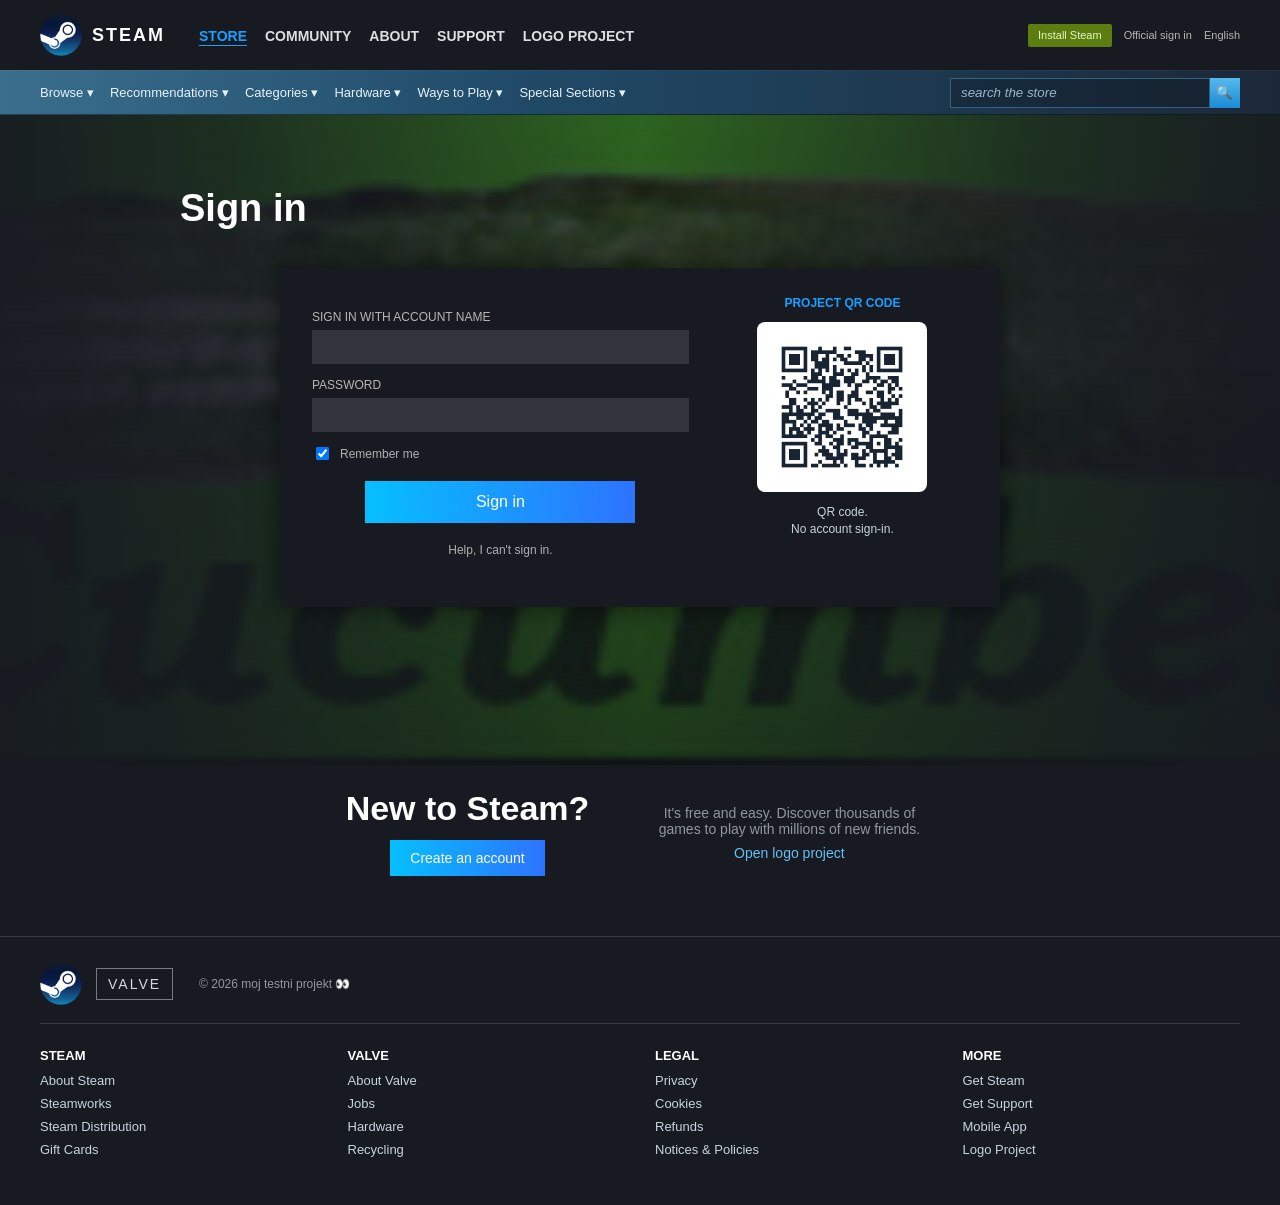
<file: index.html>
<!DOCTYPE html>
<html lang="en">
<head>
    <meta charset="UTF-8">
    <meta name="viewport" content="width=device-width, initial-scale=1.0">
    <title>Steam - Sign In Preview</title>
    <link rel="stylesheet" href="style.css">
</head>
<body>
<div id="glava">
    <div id="zgornji" class="sirina">
        <a id="logo" href="index.html"><img src="images/steam.png" alt="Steam logo"> STEAM</a>
        <div id="meni">
            <a class="aktiven" href="https://store.steampowered.com/">STORE</a>
            <a href="https://steamcommunity.com/">COMMUNITY</a>
            <a href="https://store.steampowered.com/about/">ABOUT</a>
            <a href="https://help.steampowered.com/">SUPPORT</a>
            <a href="logo.html">LOGO PROJECT</a>
        </div>
        <div id="racun">
            <a id="namesti" href="https://store.steampowered.com/about/">Install Steam</a>
            <a href="https://store.steampowered.com/login/">Official sign in</a>
            <a href="https://store.steampowered.com/?l=english">English</a>
        </div>
    </div>

    <div id="modri_meni">
        <div id="vrstica" class="sirina">
            <div id="kategorije">
                <a href="https://store.steampowered.com/search/">Browse ▾</a>
                <a href="https://store.steampowered.com/explore/">Recommendations ▾</a>
                <a href="https://store.steampowered.com/search/">Categories ▾</a>
                <a href="https://store.steampowered.com/steamdeck">Hardware ▾</a>
                <a href="https://store.steampowered.com/remoteplay">Ways to Play ▾</a>
                <a href="https://store.steampowered.com/search/?specials=1">Special Sections ▾</a>
            </div>
            <form id="iskanje" action="https://store.steampowered.com/search/">
                <input type="text" name="term" placeholder="search the store" aria-label="Search the official Steam store">
                <button type="submit">🔍</button>
            </form>
        </div>
    </div>
</div>

<div id="ozadje">
    <h1>Sign in</h1>
    <div id="glavni">
        <div id="prijava">
            <label class="oznaka" for="ime">SIGN IN WITH ACCOUNT NAME</label>
            <input id="ime" class="input" type="text" autocomplete="off">
            <label class="oznaka" for="koda">PASSWORD</label>
            <input id="koda" class="input" type="text" autocomplete="off">
            <label id="zapomni">
                <input type="checkbox" id="checkbox" checked>
                Remember me
            </label>
            <button type="button" id="gumb_prijava" onclick="preveri()">Sign in</button>
            <p id="obvestilo" aria-live="polite">Help, I can't sign in.</p>
        </div>
        <div id="qr">
            <h2>PROJECT QR CODE</h2>
            <img id="qr_slika" src="images/demo-qr.png" alt="Project QR code">
            <p>QR code.<br>No account sign-in.</p>
        </div>
    </div>
</div>

<div id="spodnji" class="sirina">
    <div id="ustvari">
        <h3>New to Steam?</h3>
        <a id="gumb_nov" href="https://store.steampowered.com/join/">Create an account</a>
    </div>
    <div id="opis">
        <p>It's free and easy. Discover thousands of games to play with millions of new friends.</p>
        <a href="logo.html">Open logo project</a>
    </div>
</div>


<footer>
    <div id="noga_zgoraj" class="sirina">
        <div id="noga_logotipa">
            <img src="images/steam.png" alt="Steam logo">
            <div id="valve">VALVE</div>
        </div>
        <div id="copyright">
            © 2026 moj testni projekt 👀
        </div>
    </div>

    <div id="povezave" class="sirina">
        <div>
            <h4>STEAM</h4>
            <a href="https://store.steampowered.com/about/">About Steam</a>
            <a href="https://partner.steamgames.com/">Steamworks</a>
            <a href="https://partner.steamgames.com/">Steam Distribution</a>
            <a href="https://store.steampowered.com/digitalgiftcards/">Gift Cards</a>
        </div>
        <div>
            <h4>VALVE</h4>
            <a href="https://www.valvesoftware.com/">About Valve</a>
            <a href="https://www.valvesoftware.com/en/jobs">Jobs</a>
            <a href="https://store.steampowered.com/steamdeck">Hardware</a>
            <a href="https://www.valvesoftware.com/">Recycling</a>
        </div>
        <div>
            <h4>LEGAL</h4>
            <a href="https://store.steampowered.com/privacy_agreement/">Privacy</a>
            <a href="https://store.steampowered.com/privacy_agreement/">Cookies</a>
            <a href="https://store.steampowered.com/steam_refunds/">Refunds</a>
            <a href="https://store.steampowered.com/legal/">Notices & Policies</a>
        </div>
        <div>
            <h4>MORE</h4>
            <a href="https://store.steampowered.com/about/">Get Steam</a>
            <a href="https://help.steampowered.com/">Get Support</a>
            <a href="https://store.steampowered.com/mobile/">Mobile App</a>
            <a href="logo.html">Logo Project</a>
        </div>
    </div>
</footer>
    <script src="script.js"></script>
</body>
</html>
</file>
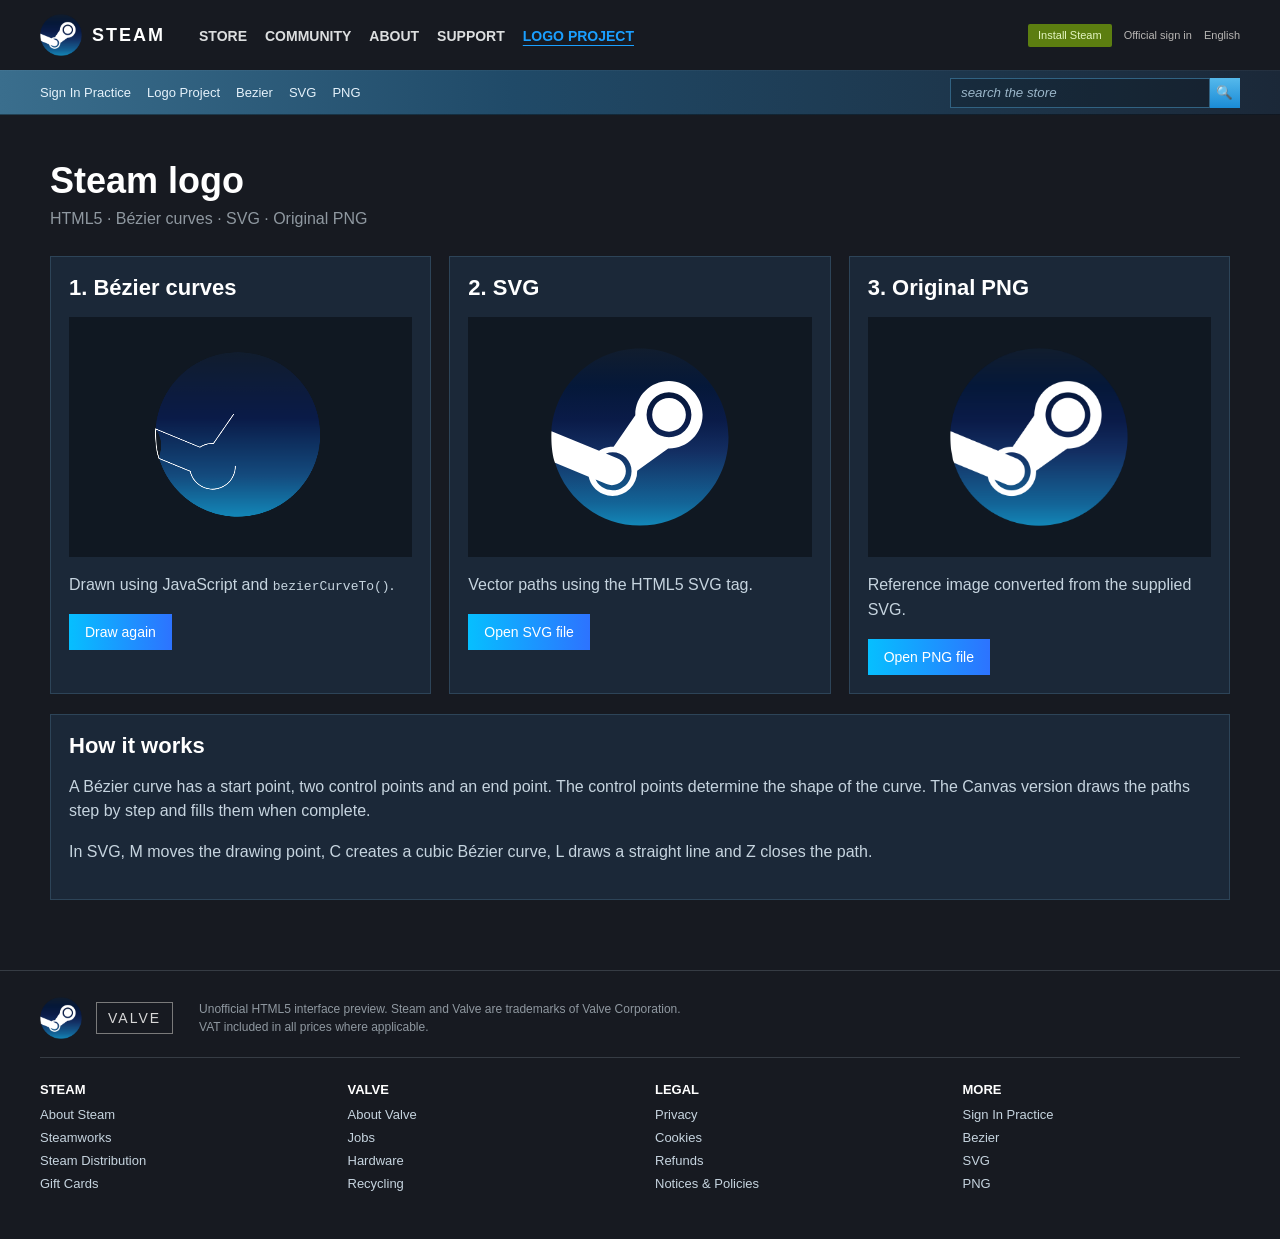
<file: logo.html>
<!DOCTYPE html>
<html lang="en">
<head>
    <meta charset="UTF-8">
    <meta name="viewport" content="width=device-width, initial-scale=1.0">
    <title>Steam Logo Project</title>
    <link rel="stylesheet" href="style.css">
    <script>
    window.onload = function () {
        var canvas = document.getElementById("canvas");
        var context = canvas.getContext("2d");
        var step = 0;
        var timer;

        // M = moveTo, L = lineTo, C = bezierCurveTo, Z = closePath.
        // Coordinates are taken from the supplied Steam SVG and rounded.
        var background = [
        ["M", 1.3, 41.2],
        ["C", 5.26, 54.39, 17.49, 64, 31.96, 64],
        ["C", 49.63, 64, 63.96, 49.67, 63.96, 32],
        ["C", 63.96, 14.33, 49.63, 0, 31.96, 0],
        ["C", 15, 0, 1.12, 13.19, 0.03, 29.87],
        ["C", 2.1, 33.35, 2.91, 35.5, 1.3, 41.2],
        ["L", 1.3, 41.2],
        ["Z"]
        ];
        var symbol = [
        ["M", 30.31, 23.98],
        ["L", 30.31, 24.14],
        ["L", 22.48, 35.52],
        ["C", 21.21, 35.46, 19.94, 35.68, 18.73, 36.18],
        ["C", 18.21, 36.39, 17.71, 36.66, 17.24, 36.98],
        ["L", 0.04, 29.89],
        ["C", 0.04, 29.89, -0.36, 36.44, 1.3, 41.32],
        ["L", 13.46, 46.33],
        ["C", 14.06, 49.06, 15.94, 51.45, 18.7, 52.6],
        ["C", 23.22, 54.48, 28.42, 52.34, 30.3, 47.82],
        ["C", 30.79, 46.66, 31.02, 45.42, 30.99, 44.16],
        ["L", 42.18, 36.16],
        ["L", 42.45, 36.16],
        ["C", 49.16, 36.16, 54.61, 30.7, 54.61, 23.98],
        ["C", 54.61, 17.27, 49.17, 11.82, 42.45, 11.81],
        ["C", 35.75, 11.81, 30.3, 17.27, 30.3, 23.98],
        ["L", 30.31, 23.98],
        ["Z"],
        ["M", 28.43, 47.03],
        ["C", 26.98, 50.53, 22.96, 52.18, 19.48, 50.73],
        ["C", 17.93, 50.08, 16.68, 48.88, 15.95, 47.37],
        ["L", 19.91, 49.01],
        ["C", 22.48, 50.08, 25.43, 48.86, 26.5, 46.29],
        ["C", 27.57, 43.72, 26.36, 40.76, 23.79, 39.69],
        ["L", 19.69, 37.99],
        ["C", 21.26, 37.39, 23.06, 37.37, 24.74, 38.07],
        ["C", 26.44, 38.77, 27.74, 40.1, 28.43, 41.79],
        ["C", 29.13, 43.48, 29.12, 45.35, 28.42, 47.03],
        ["Z"],
        ["M", 42.47, 32.1],
        ["C", 37.99, 32.09, 34.37, 28.46, 34.37, 23.99],
        ["C", 34.37, 19.51, 37.99, 15.89, 42.47, 15.88],
        ["C", 46.94, 15.89, 50.56, 19.51, 50.57, 23.99],
        ["C", 50.56, 28.46, 46.94, 32.09, 42.47, 32.1],
        ["Z"],
        ["M", 36.4, 23.97],
        ["C", 36.4, 20.61, 39.12, 17.88, 42.48, 17.88],
        ["C", 45.83, 17.88, 48.56, 20.61, 48.56, 23.97],
        ["C", 48.56, 27.34, 45.84, 30.06, 42.48, 30.07],
        ["C", 39.12, 30.06, 36.4, 27.34, 36.4, 23.97],
        ["L", 36.4, 23.97],
        ["Z"]
        ];

        // Draw the first 'count' commands of a path.
        function drawPath(path, count, color) {
            context.beginPath();
            for (var i = 0; i < count; i++) {
                var a = path[i];
                if (a[0] == "M") context.moveTo(a[1], a[2]);
                if (a[0] == "L") context.lineTo(a[1], a[2]);
                if (a[0] == "C") {
                    context.bezierCurveTo(a[1], a[2], a[3], a[4], a[5], a[6]);
                }
                if (a[0] == "Z") context.closePath();
            }
            context.strokeStyle = color;
            context.lineWidth = 0.35;
            if (count == path.length) {
                context.fillStyle = color;
                context.fill("evenodd");
            } else {
                context.stroke();
            }
        }

        function drawLogo() {
            context.setTransform(1, 0, 0, 1, 0, 0);
            context.clearRect(0, 0, canvas.width, canvas.height);
            context.translate(202, 52);
            context.scale(6, 6);
            var gradient = context.createLinearGradient(0, 0, 0, 64);
            gradient.addColorStop(0, "#111d2e");
            gradient.addColorStop(0.4, "#0a1b48");
            gradient.addColorStop(0.75, "#144b7e");
            gradient.addColorStop(1, "#1387b8");

            drawPath(background, Math.min(step, background.length), gradient);
            if (step > background.length) {
                drawPath(symbol, Math.min(step - background.length, symbol.length), "white");
            }
            step++;
            if (step > background.length + symbol.length) clearInterval(timer);
        }

        function start() {
            clearInterval(timer);
            step = 0;
            drawLogo();
            timer = setInterval(drawLogo, 65);
        }
        document.getElementById("replay").onclick = start;
        start();
    };
    </script>
</head>
<body>
<div id="glava">
    <div id="zgornji" class="sirina">
        <a id="logo" href="index.html"><img src="images/steam.png" alt="Steam logo"> STEAM</a>
        <div id="meni">
            <a href="https://store.steampowered.com/">STORE</a>
            <a href="https://steamcommunity.com/">COMMUNITY</a>
            <a href="https://store.steampowered.com/about/">ABOUT</a>
            <a href="https://help.steampowered.com/">SUPPORT</a>
            <a class="aktiven" href="logo.html">LOGO PROJECT</a>
        </div>
        <div id="racun">
            <a id="namesti" href="https://store.steampowered.com/about/">Install Steam</a>
            <a href="https://store.steampowered.com/login/">Official sign in</a>
            <a href="https://store.steampowered.com/?l=english">English</a>
        </div>
    </div>

    <div id="modri_meni">
        <div id="vrstica" class="sirina">
            <div id="kategorije">
                <a href="index.html">Sign In Practice</a>
                <a href="logo.html">Logo Project</a>
                <a href="#bezier">Bezier</a>
                <a href="#svg">SVG</a>
                <a href="#png">PNG</a>
            </div>
            <form id="iskanje" action="https://store.steampowered.com/search/">
                <input type="text" name="term" placeholder="search the store" aria-label="Search the official Steam store">
                <button type="submit">🔍</button>
            </form>
        </div>
    </div>
</div>
<div id="logotipi">
    <h1>Steam logo</h1>
    <p id="podnaslov">HTML5 · Bézier curves · SVG · Original PNG</p>
    <div id="prikazi">
        <div class="kartica" id="bezier">
            <h2>1. Bézier curves</h2>
            <div class="slika"><canvas id="canvas" width="800" height="500">Canvas is not supported.</canvas></div>
            <p>Drawn using JavaScript and <code>bezierCurveTo()</code>.</p>
            <button id="replay">Draw again</button>
        </div>
        <div class="kartica" id="svg">
            <h2>2. SVG</h2>
            <div class="slika">
                <svg viewBox="0 0 65 65" role="img" aria-label="Steam logo drawn with SVG paths">
                    <defs>
                        <linearGradient id="blue" x1="0" y1="0" x2="0" y2="1">
                            <stop offset="0%" stop-color="#111d2e" />
                            <stop offset="21.2%" stop-color="#051839" />
                            <stop offset="40.7%" stop-color="#0a1b48" />
                            <stop offset="58.1%" stop-color="#132e62" />
                            <stop offset="73.8%" stop-color="#144b7e" />
                            <stop offset="87.3%" stop-color="#136497" />
                            <stop offset="100%" stop-color="#1387b8" />
                        </linearGradient>
                    </defs>
                    <g transform="translate(0.5 0.5)">
                        <path fill="url(#blue)" d="M1.305 41.202C5.259 54.386 17.488 64 31.959 64c17.673 0 32-14.327 32-32s-14.327-32-32-32C15.001 0 1.124 13.193.028 29.874c2.074 3.477 2.879 5.628 1.275 11.328z" />
                        <path fill="white" d="M30.31 23.985l.003.158-7.83 11.375c-1.268-.058-2.54.165-3.748.662a8.14 8.14 0 0 0-1.498.8L.042 29.893s-.398 6.546 1.26 11.424l12.156 5.016c.6 2.728 2.48 5.12 5.242 6.27a8.88 8.88 0 0 0 11.603-4.782 8.89 8.89 0 0 0 .684-3.656L42.18 36.16l.275.005c6.705 0 12.155-5.466 12.155-12.18s-5.44-12.16-12.155-12.174c-6.702 0-12.155 5.46-12.155 12.174zm-1.88 23.05c-1.454 3.5-5.466 5.147-8.953 3.694a6.84 6.84 0 0 1-3.524-3.362l3.957 1.64a5.04 5.04 0 0 0 6.591-2.719 5.05 5.05 0 0 0-2.715-6.601l-4.1-1.695c1.578-.6 3.372-.62 5.05.077 1.7.703 3 2.027 3.696 3.72s.692 3.56-.01 5.246M42.466 32.1a8.12 8.12 0 0 1-8.098-8.113 8.12 8.12 0 0 1 8.098-8.111 8.12 8.12 0 0 1 8.1 8.111 8.12 8.12 0 0 1-8.1 8.113m-6.068-8.126a6.09 6.09 0 0 1 6.08-6.095c3.355 0 6.084 2.73 6.084 6.095a6.09 6.09 0 0 1-6.084 6.093 6.09 6.09 0 0 1-6.081-6.093z" />
                    </g>
                </svg>
            </div>
            <p>Vector paths using the HTML5 SVG tag.</p>
            <a class="gumb" href="images/steam.svg" target="_blank" rel="noopener">Open SVG file</a>
        </div>
        <div class="kartica" id="png">
            <h2>3. Original PNG</h2>
            <div class="slika"><img src="images/steam.png" alt="Original Steam logo converted to PNG"></div>
            <p>Reference image converted from the supplied SVG.</p>
            <a class="gumb" href="images/steam.png" target="_blank" rel="noopener">Open PNG file</a>
        </div>
    </div>
    <div id="razlaga">
        <h2>How it works</h2>
        <p>A Bézier curve has a start point, two control points and an end point. The control points determine the shape of the curve. The Canvas version draws the paths step by step and fills them when complete.</p>
        <p>In SVG, M moves the drawing point, C creates a cubic Bézier curve, L draws a straight line and Z closes the path.</p>
    </div>
</div>
<footer>
    <div id="noga_zgoraj" class="sirina">
        <div id="noga_logotipa">
            <img src="images/steam.png" alt="Steam logo">
            <div id="valve">VALVE</div>
        </div>
        <div id="copyright">
            Unofficial HTML5 interface preview. Steam and Valve are trademarks of Valve Corporation.<br>
            VAT included in all prices where applicable.
        </div>
    </div>

    <div id="povezave" class="sirina">
        <div>
            <h4>STEAM</h4>
            <a href="https://store.steampowered.com/about/">About Steam</a>
            <a href="https://partner.steamgames.com/">Steamworks</a>
            <a href="https://partner.steamgames.com/">Steam Distribution</a>
            <a href="https://store.steampowered.com/digitalgiftcards/">Gift Cards</a>
        </div>
        <div>
            <h4>VALVE</h4>
            <a href="https://www.valvesoftware.com/">About Valve</a>
            <a href="https://www.valvesoftware.com/en/jobs">Jobs</a>
            <a href="https://store.steampowered.com/steamdeck">Hardware</a>
            <a href="https://www.valvesoftware.com/">Recycling</a>
        </div>
        <div>
            <h4>LEGAL</h4>
            <a href="https://store.steampowered.com/privacy_agreement/">Privacy</a>
            <a href="https://store.steampowered.com/privacy_agreement/">Cookies</a>
            <a href="https://store.steampowered.com/steam_refunds/">Refunds</a>
            <a href="https://store.steampowered.com/legal/">Notices & Policies</a>
        </div>
        <div>
            <h4>MORE</h4>
            <a href="index.html">Sign In Practice</a>
            <a href="#bezier">Bezier</a>
            <a href="#svg">SVG</a>
            <a href="#png">PNG</a>
        </div>
    </div>
</footer>
</body>
</html>
</file>
<file: style.css>
* { box-sizing: border-box; }

body {
    margin: 0;
    font-family: Arial, sans-serif;
    background: #171a21;
    color: #c6d4df;
}

a {
    color: #66c0f4;
    text-decoration: none;
}

a:hover { color: #ffffff; }

img { display: block; }

.sirina {
    width: 96%;
    max-width: 1200px;
    margin: 0 auto;
}

/* Zgornji meni */
#zgornji {
    display: flex;
    min-height: 70px;
    align-items: center;
    gap: 34px;
    flex-wrap: wrap;
}

#logo {
    display: flex;
    align-items: center;
    gap: 10px;
    color: white;
    font-size: 18px;
    letter-spacing: 2px;
    font-weight: bold;
}

#logo img {
    width: 42px;
}

#meni {
    display: flex;
    gap: 18px;
    flex-wrap: wrap;
}

#meni a {
    color: #dcdedf;
    font-size: 14px;
    font-weight: bold;
    padding-top: 2px;
}

#meni .aktiven {
    color: #1a9fff;
    text-decoration: underline;
    text-underline-offset: 4px;
}

#racun {
    display: flex;
    margin-left: auto;
    align-items: center;
    gap: 12px;
    font-size: 11px;
}

#racun a { color: #b8b6b4; }

#racun #namesti {
    background: #5c7e10;
    color: #e5f6c2;
    padding: 6px 10px;
    border-radius: 2px;
    line-height: 1;
}

#modri_meni {
    background: linear-gradient(90deg, #3a6e8d 0%, #204a68 40%, #1b2838 100%);
    border-top: 1px solid #ffffff0a;
    border-bottom: 1px solid #00000066;
}

#vrstica {
    display: flex;
    min-height: 43px;
    align-items: center;
    justify-content: space-between;
    gap: 14px;
}

#kategorije {
    display: flex;
    flex-wrap: wrap;
    gap: 16px;
}

#kategorije a {
    color: #e5f2fb;
    font-size: 13px;
}

#iskanje {
    display: flex;
    align-items: center;
    min-width: 290px;
}

#iskanje input {
    width: 100%;
    height: 30px;
    border: 1px solid #316282;
    background: #00000033;
    color: #d2e9f7;
    padding: 0 10px;
}

#iskanje input::placeholder {
    color: #9bb6c9;
    font-style: italic;
}

#iskanje button {
    width: 34px;
    height: 30px;
    padding: 0;
    border: 0;
    cursor: pointer;
    color: white;
    background: linear-gradient(#55b9ec, #1a8bd6);
}

/* Prijava */
#ozadje {
    min-height: 650px;
    padding: 72px 20px 90px;
    background:
        linear-gradient(90deg, #171a21fa 0%, #171a21e0 18%, #171a2194 50%, #171a21e0 82%, #171a21fa 100%),
        linear-gradient(180deg, #0000001a 0%, #0000008c 100%),
        url('images/game1.jpg') center center / cover no-repeat;
}

#ozadje h1 {
    max-width: 920px;
    margin: 0 auto 38px;
    font-size: 38px;
    color: white;
}

#glavni {
    display: flex;
    max-width: 720px;
    margin: 0 auto;
    background: #181a21;
    box-shadow: 0 0 25px #0000008c;
    gap: 28px;
    padding: 28px 32px 24px;
}

#glavni h2 {
    margin: 0 0 12px;
    color: #1a9fff;
    font-size: 12px;
}

#prijava {
    flex: 3;
    min-width: 0;
}

.oznaka {
    display: block;
    margin: 14px 0 6px;
    font-size: 12px;
    color: #b8b6b4;
}

.input {
    width: 100%;
    height: 34px;
    border: none;
    background: #32353c;
    color: white;
    padding: 0 10px;
}

#zapomni {
    display: flex;
    align-items: center;
    gap: 8px;
    margin: 12px 0 18px;
    font-size: 12px;
    color: #afafaf;
}

#gumb_prijava,
#gumb_nov,
.gumb,
button {
    border: 0;
    cursor: pointer;
    color: white;
    background: linear-gradient(to right, #06bfff, #2d73ff);
}

#gumb_prijava {
    width: 270px;
    max-width: 100%;
    height: 42px;
    display: block;
    margin: 0 auto 20px;
    font-size: 16px;
}

#obvestilo {
    min-height: 28px;
    text-align: center;
    font-size: 12px;
    color: #afafaf;
}

#qr {
    flex: 2;
    min-width: 0;
    text-align: center;
}

#qr_slika {
    width: 170px;
    margin: 10px auto 12px;
    padding: 10px;
    background: white;
    border-radius: 8px;
}

#qr p {
    margin: 0;
    font-size: 12px;
    line-height: 1.4;
}

/* Spodnji del */
#spodnji {
    display: flex;
    align-items: center;
    justify-content: center;
    gap: 55px;
    padding: 24px 20px 60px;
    text-align: center;
}

#ustvari h3 {
    margin: 0 0 12px;
    font-size: 34px;
    color: white;
}

#gumb_nov {
    display: inline-block;
    padding: 10px 20px;
    font-size: 14px;
}

#opis {
    max-width: 290px;
    font-size: 14px;
    color: #8f98a0;
}

#opis p { margin: 0 0 8px; }

/* Noga */
footer {
    border-top: 1px solid #363c44;
    padding: 26px 0 40px;
}

#noga_zgoraj {
    display: flex;
    align-items: center;
    gap: 26px;
    padding-bottom: 18px;
    border-bottom: 1px solid #363c44;
}

#noga_logotipa {
    display: flex;
    align-items: center;
    gap: 14px;
}

#noga_logotipa img {
    width: 42px;
}

#valve {
    color: #d8d8d8;
    border: 1px solid #7a7a7a;
    padding: 7px 11px;
    letter-spacing: 2px;
    font-size: 14px;
}

#copyright {
    font-size: 12px;
    color: #8f98a0;
    line-height: 1.5;
}

#povezave {
    display: flex;
    padding-top: 24px;
    gap: 30px;
}

#povezave > div { flex: 1; }

#povezave h4 {
    margin: 0 0 10px;
    font-size: 13px;
    color: white;
}

#povezave a {
    display: block;
    margin-bottom: 8px;
    font-size: 13px;
    color: #c6d4df;
}

/* Prikaz logotipov */
#logotipi {
    width: 96%;
    max-width: 1180px;
    margin: 0 auto;
    padding: 45px 0 70px;
}

#logotipi h1 {
    margin: 0 0 8px;
    font-size: 36px;
    color: white;
}

#podnaslov {
    margin: 0 0 28px;
    color: #8f98a0;
}

#prikazi {
    display: flex;
    gap: 18px;
}

.kartica,
#razlaga {
    background: #1b2838;
    border: 1px solid #2d4458;
    padding: 18px;
}

.kartica {
    flex: 1;
    min-width: 0;
}

.kartica h2,
#razlaga h2 {
    margin: 0 0 16px;
    font-size: 22px;
    color: white;
}

.slika {
    display: flex;
    min-height: 240px;
    align-items: center;
    justify-content: center;
    background: #101822;
    margin-bottom: 14px;
}

.slika img,
.slika svg {
    width: 180px;
    max-width: 90%;
    height: auto;
}

.slika canvas {
    width: 100%;
    height: auto;
}

.kartica p,
#razlaga p { line-height: 1.55; }

.gumb,
#replay {
    display: inline-block;
    padding: 10px 16px;
    font-size: 14px;
}

#razlaga { margin-top: 20px; }

@media (max-width: 900px) {
    #vrstica,
    #zgornji,
    #spodnji,
    #noga_zgoraj {
        flex-direction: column;
        align-items: flex-start;
    }

    #racun { margin-left: 0; }

    #iskanje { min-width: 100%; }

    #glavni { flex-direction: column; }

    #qr {
        max-width: 240px;
        margin: 0 auto;
    }

    #povezave,
    #prikazi {
        flex-direction: column;
    }

    #spodnji {
        text-align: left;
        gap: 20px;
    }
}
</file>
